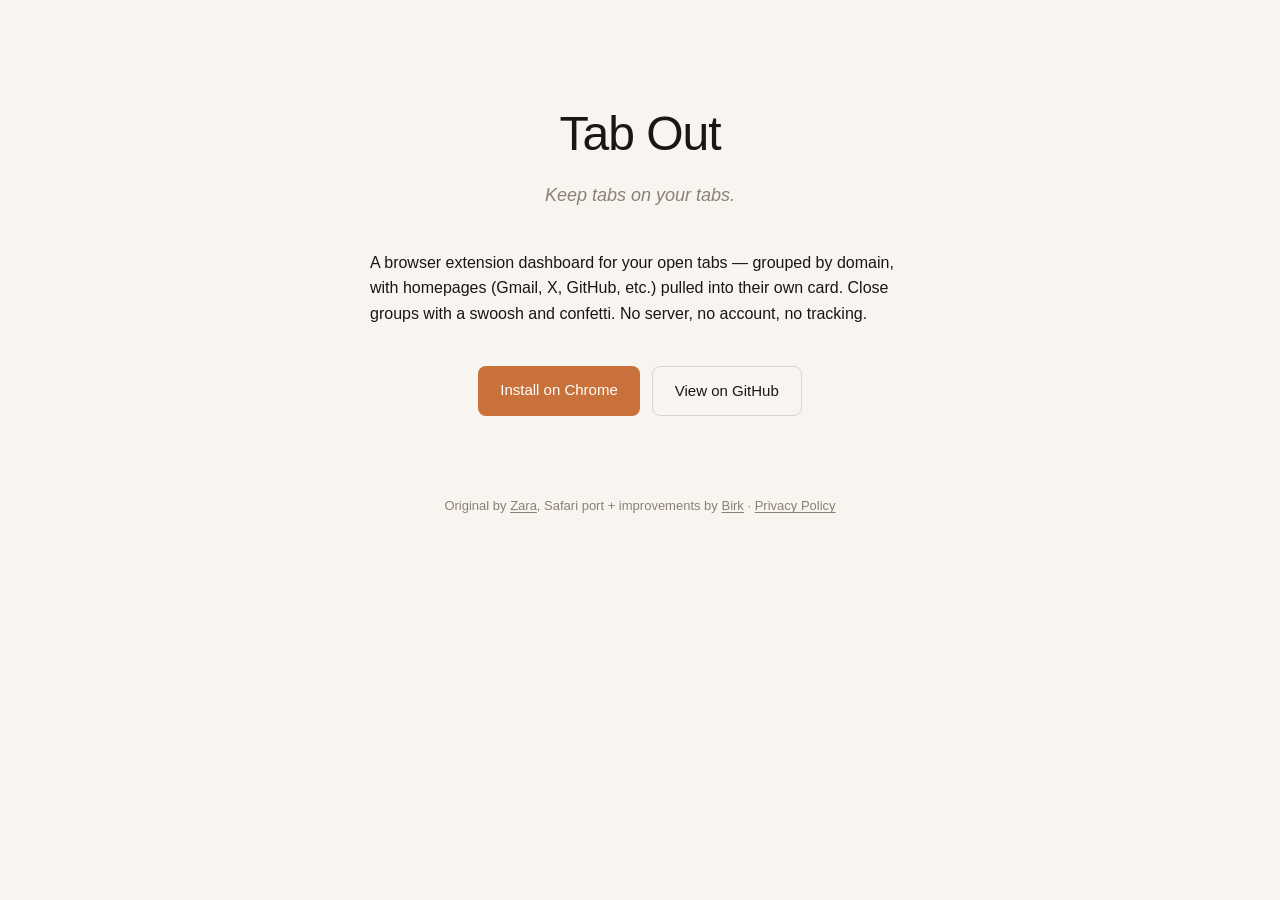
<file: docs/index.html>
<!DOCTYPE html>
<html lang="en">
<head>
<meta charset="UTF-8">
<meta name="viewport" content="width=device-width, initial-scale=1.0">
<title>Tab Out — Keep tabs on your tabs</title>
<meta name="description" content="A browser extension dashboard for your open tabs, grouped by domain. No server, no account, no tracking.">
<style>
  :root {
    color-scheme: light dark;
    --ink: light-dark(#1a1613, #f2ede5);
    --paper: light-dark(#f8f5f0, #1a1714);
    --muted: light-dark(#8a7f75, #9e948a);
    --accent: light-dark(#c8713a, #d88856);
    --accent-soft: color-mix(in oklch, var(--accent) 14%, transparent);
    --border: color-mix(in oklch, var(--ink) 14%, transparent);
  }
  * { box-sizing: border-box; }
  body {
    font-family: -apple-system, BlinkMacSystemFont, "Segoe UI", Roboto, sans-serif;
    background: var(--paper);
    color: var(--ink);
    max-width: 680px;
    margin: 0 auto;
    padding: 96px 24px 64px;
    line-height: 1.6;
    text-align: center;
  }
  h1 { font-weight: 400; font-size: 48px; letter-spacing: -1px; margin: 0 0 8px; }
  .tagline { color: var(--muted); font-size: 18px; margin: 0 0 40px; font-style: italic; }
  .description { font-size: 16px; max-width: 540px; margin: 0 auto 40px; text-align: left; }
  .actions { display: flex; gap: 12px; justify-content: center; flex-wrap: wrap; margin-bottom: 80px; }
  a.btn {
    display: inline-block;
    padding: 12px 22px;
    border-radius: 8px;
    font-size: 15px;
    font-weight: 500;
    text-decoration: none;
    transition: background 0.15s ease, border-color 0.15s ease;
  }
  a.btn-primary { background: var(--accent); color: #fff; }
  a.btn-primary:hover { background: color-mix(in oklch, var(--accent) 88%, #000); }
  a.btn-secondary { background: transparent; color: var(--ink); border: 1px solid var(--border); }
  a.btn-secondary:hover { background: var(--accent-soft); border-color: var(--accent); }
  .footer { color: var(--muted); font-size: 13px; }
  .footer a { color: var(--muted); text-decoration: underline; text-underline-offset: 2px; }
  .footer a:hover { color: var(--accent); }
</style>
</head>
<body>

<h1>Tab Out</h1>
<p class="tagline">Keep tabs on your tabs.</p>

<p class="description">A browser extension dashboard for your open tabs — grouped by domain, with homepages (Gmail, X, GitHub, etc.) pulled into their own card. Close groups with a swoosh and confetti. No server, no account, no tracking.</p>

<div class="actions">
  <a class="btn btn-primary" href="https://chromewebstore.google.com/detail/tab-out/imocfgofpgjhgklobbbpobhkbkjllegj">Install on Chrome</a>
  <a class="btn btn-secondary" href="https://github.com/birkdev/tab-out">View on GitHub</a>
</div>

<p class="footer">
  Original by <a href="https://x.com/zarazhangrui">Zara</a>, Safari port + improvements by <a href="https://github.com/birkdev">Birk</a> · <a href="privacy.html">Privacy Policy</a>
</p>

</body>
</html>
</file>
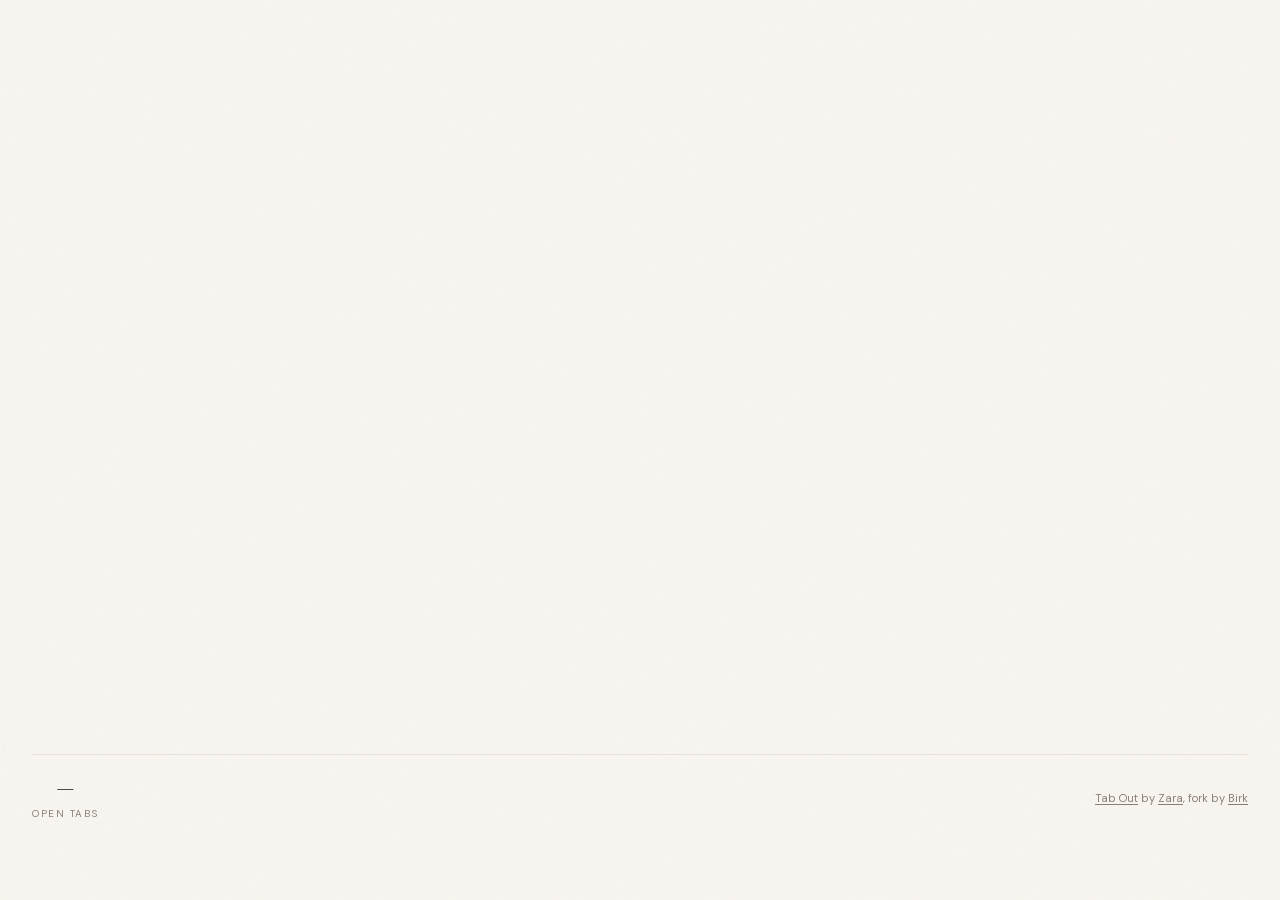
<file: extension/index.html>
<!DOCTYPE html>
<html lang="en">
<head>
  <meta charset="UTF-8">
  <meta name="viewport" content="width=device-width, initial-scale=1.0">
  <title>Tab Out</title>

  <!-- Apply saved theme synchronously, before CSS parses, to avoid flash. -->
  <script src="theme-init.js"></script>

  <!-- Fonts bundled locally (Newsreader for headings, DM Sans for body) -->
  <link rel="stylesheet" href="fonts.css">
  <link rel="stylesheet" href="style.css">
</head>
<body>
<main class="container">



  <!-- ================================================================
       HEADER — greeting on the left
       ================================================================ -->
  <header>
    <div class="header-left">
      <!-- "Good afternoon" — written by getGreeting() in app.js -->
      <h1 id="greeting"></h1>
      <!-- "Friday, April 4, 2026" — written by getDateDisplay() in app.js -->
      <div class="date" id="dateDisplay"></div>
    </div>
    <button id="themeToggle" class="theme-toggle" aria-label="Toggle dark mode" title="Toggle dark mode"></button>
  </header>

  <!-- ================================================================
       TAB OUT DUPES BANNER — appears when you have extra Tab Out tabs open
       Hidden by default; app.js shows it when dupeTabOutCount > 1
       ================================================================ -->
  <div class="tab-cleanup-banner" id="tabOutDupeBanner" style="display:none">
    <div class="tab-cleanup-left">
      <div class="tab-cleanup-icon">
        <svg xmlns="http://www.w3.org/2000/svg" fill="none" viewBox="0 0 24 24" stroke-width="1.5" stroke="currentColor" aria-hidden="true">
          <path stroke-linecap="round" stroke-linejoin="round" d="M15.75 17.25v3.375c0 .621-.504 1.125-1.125 1.125h-9.75a1.125 1.125 0 0 1-1.125-1.125V7.875c0-.621.504-1.125 1.125-1.125H6.75a9.06 9.06 0 0 1 1.5.124m7.5 10.376h3.375c.621 0 1.125-.504 1.125-1.125V11.25c0-4.46-3.243-8.161-7.5-8.876a9.06 9.06 0 0 0-1.5-.124H9.375c-.621 0-1.125.504-1.125 1.125v3.5m7.5 10.375H9.375a1.125 1.125 0 0 1-1.125-1.125v-9.25m12 6.625v-1.875a3.375 3.375 0 0 0-3.375-3.375h-1.5a1.125 1.125 0 0 1-1.125-1.125v-1.5a3.375 3.375 0 0 0-3.375-3.375H9.75" />
        </svg>
      </div>
      <div class="tab-cleanup-text">
        You have <strong id="tabOutDupeCount"></strong> Tab Out tabs open. Keep just this one?
      </div>
    </div>
    <button class="tab-cleanup-btn" data-action="close-tabout-dupes">Close extras</button>
  </div>

  <!-- ================================================================
       MAIN CONTENT AREA — two-column layout
       Left: open tabs (domain/mission cards)
       Right: saved for later checklist
       The right column only renders when it has items (JS controls this)
       ================================================================ -->
  <div class="dashboard-columns" id="dashboardColumns">

    <!-- LEFT COLUMN: Open tabs -->
    <div class="active-section" id="openTabsSection" style="display:none">
      <div class="section-header">
        <h2 id="openTabsSectionTitle">Right now</h2>
        <div class="section-line"></div>
        <div class="section-count" id="openTabsSectionCount"></div>
      </div>
      <div class="missions" id="openTabsMissions"></div>
    </div>

    <!-- RIGHT COLUMN: Saved for Later checklist -->
    <div class="deferred-column" id="deferredColumn" style="display:none">
      <div class="section-header">
        <h2>Saved for later</h2>
        <div class="section-line"></div>
        <div class="section-count" id="deferredCount"></div>
      </div>

      <!-- Active checklist items — injected by renderDeferredList() in app.js -->
      <div class="deferred-list" id="deferredList"></div>

      <!-- Empty state — shown when no active deferred tabs -->
      <div class="deferred-empty" id="deferredEmpty" style="display:none">
        Nothing saved. Living in the moment.
      </div>

      <!-- Archive section — collapsed by default -->
      <div class="deferred-archive" id="deferredArchive" style="display:none">
        <button class="archive-toggle" id="archiveToggle">
          <svg class="archive-chevron" xmlns="http://www.w3.org/2000/svg" fill="none" viewBox="0 0 24 24" stroke-width="2" stroke="currentColor" aria-hidden="true"><path stroke-linecap="round" stroke-linejoin="round" d="m19.5 8.25-7.5 7.5-7.5-7.5" /></svg>
          Archive
          <span class="archive-count" id="archiveCount"></span>
        </button>
        <div class="archive-body" id="archiveBody" style="display:none">
          <input type="text" class="archive-search" id="archiveSearch" placeholder="Search archived tabs..." aria-label="Search archived tabs">
          <div class="archive-list" id="archiveList"></div>
        </div>
      </div>
    </div>

  </div><!-- end .dashboard-columns -->

  <!-- ================================================================
       FOOTER — global stats + refresh control
       ================================================================ -->
  <footer>
    <div class="footer-stats">
      <div class="stat">
        <div class="stat-num" id="statTabs">—</div>
        <div class="stat-label">Open tabs</div>
      </div>
    </div>
    <div class="last-refresh">
      <span class="footer-credit"><a href="https://github.com/birkdev/tab-out" target="_top" class="footer-link">Tab Out</a> by <a href="https://x.com/zarazhangrui" target="_top" class="footer-link">Zara</a>, fork by <a href="https://github.com/birkdev" target="_top" class="footer-link">Birk</a></span>
    </div>
  </footer>

</main>

<!-- ================================================================
     TOAST — floats above everything, used for action confirmations
     Hidden by default via CSS (opacity:0, translateY)
     ================================================================ -->
<div class="toast" id="toast" role="status" aria-live="polite">
  <!-- Checkmark circle icon (Heroicons outline) -->
  <svg xmlns="http://www.w3.org/2000/svg" fill="none" viewBox="0 0 24 24" stroke-width="2" stroke="currentColor" aria-hidden="true">
    <path stroke-linecap="round" stroke-linejoin="round" d="M9 12.75 11.25 15 15 9.75M21 12a9 9 0 1 1-18 0 9 9 0 0 1 18 0Z" />
  </svg>
  <span id="toastText"></span>
</div>

<!-- Main dashboard logic — loads last so the DOM is ready -->
<script src="app.js"></script>
</body>
</html>
</file>
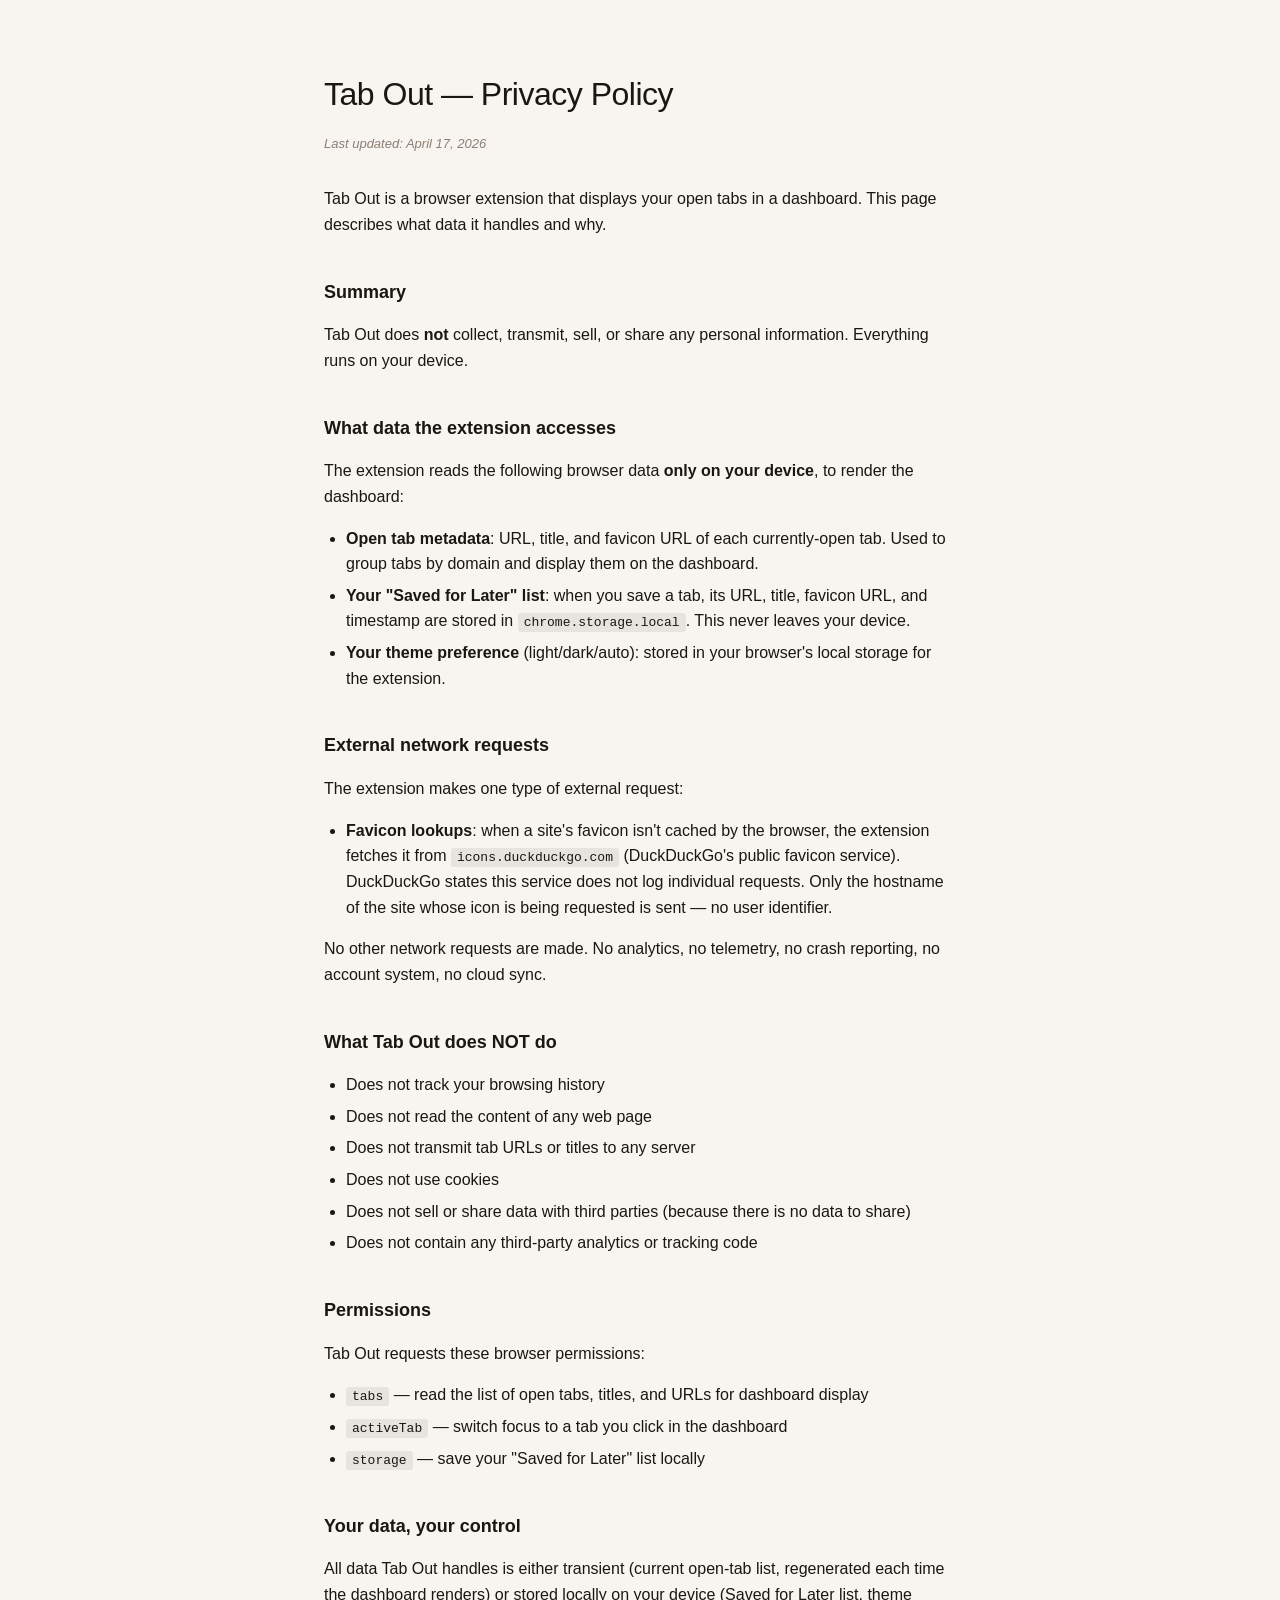
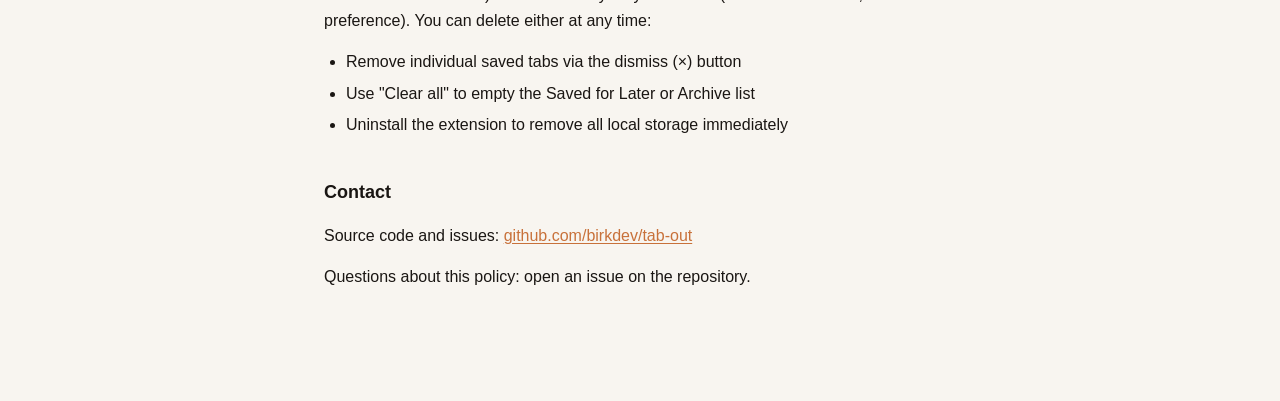
<file: docs/privacy.html>
<!DOCTYPE html>
<html lang="en">
<head>
<meta charset="UTF-8">
<meta name="viewport" content="width=device-width, initial-scale=1.0">
<title>Tab Out — Privacy Policy</title>
<style>
  :root {
    color-scheme: light dark;
    --ink: light-dark(#1a1613, #f2ede5);
    --paper: light-dark(#f8f5f0, #1a1714);
    --muted: light-dark(#8a7f75, #9e948a);
    --accent: light-dark(#c8713a, #d88856);
  }
  * { box-sizing: border-box; }
  body {
    font-family: -apple-system, BlinkMacSystemFont, "Segoe UI", Roboto, sans-serif;
    background: var(--paper);
    color: var(--ink);
    max-width: 680px;
    margin: 0 auto;
    padding: 48px 24px 96px;
    line-height: 1.6;
  }
  h1 { font-weight: 400; font-size: 32px; letter-spacing: -0.5px; margin-bottom: 8px; }
  h2 { font-size: 18px; font-weight: 600; margin-top: 40px; margin-bottom: 8px; }
  p, li { color: var(--ink); }
  .updated { color: var(--muted); font-size: 13px; margin-bottom: 32px; font-style: italic; }
  code { background: color-mix(in oklch, var(--ink) 8%, transparent); padding: 2px 6px; border-radius: 3px; font-size: 13px; }
  a { color: var(--accent); text-decoration: underline; text-underline-offset: 2px; }
  ul { padding-left: 22px; }
  li { margin-bottom: 6px; }
</style>
</head>
<body>

<h1>Tab Out — Privacy Policy</h1>
<p class="updated">Last updated: April 17, 2026</p>

<p>Tab Out is a browser extension that displays your open tabs in a dashboard. This page describes what data it handles and why.</p>

<h2>Summary</h2>
<p>Tab Out does <strong>not</strong> collect, transmit, sell, or share any personal information. Everything runs on your device.</p>

<h2>What data the extension accesses</h2>
<p>The extension reads the following browser data <strong>only on your device</strong>, to render the dashboard:</p>
<ul>
  <li><strong>Open tab metadata</strong>: URL, title, and favicon URL of each currently-open tab. Used to group tabs by domain and display them on the dashboard.</li>
  <li><strong>Your "Saved for Later" list</strong>: when you save a tab, its URL, title, favicon URL, and timestamp are stored in <code>chrome.storage.local</code>. This never leaves your device.</li>
  <li><strong>Your theme preference</strong> (light/dark/auto): stored in your browser's local storage for the extension.</li>
</ul>

<h2>External network requests</h2>
<p>The extension makes one type of external request:</p>
<ul>
  <li><strong>Favicon lookups</strong>: when a site's favicon isn't cached by the browser, the extension fetches it from <code>icons.duckduckgo.com</code> (DuckDuckGo's public favicon service). DuckDuckGo states this service does not log individual requests. Only the hostname of the site whose icon is being requested is sent — no user identifier.</li>
</ul>
<p>No other network requests are made. No analytics, no telemetry, no crash reporting, no account system, no cloud sync.</p>

<h2>What Tab Out does NOT do</h2>
<ul>
  <li>Does not track your browsing history</li>
  <li>Does not read the content of any web page</li>
  <li>Does not transmit tab URLs or titles to any server</li>
  <li>Does not use cookies</li>
  <li>Does not sell or share data with third parties (because there is no data to share)</li>
  <li>Does not contain any third-party analytics or tracking code</li>
</ul>

<h2>Permissions</h2>
<p>Tab Out requests these browser permissions:</p>
<ul>
  <li><code>tabs</code> — read the list of open tabs, titles, and URLs for dashboard display</li>
  <li><code>activeTab</code> — switch focus to a tab you click in the dashboard</li>
  <li><code>storage</code> — save your "Saved for Later" list locally</li>
</ul>

<h2>Your data, your control</h2>
<p>All data Tab Out handles is either transient (current open-tab list, regenerated each time the dashboard renders) or stored locally on your device (Saved for Later list, theme preference). You can delete either at any time:</p>
<ul>
  <li>Remove individual saved tabs via the dismiss (×) button</li>
  <li>Use "Clear all" to empty the Saved for Later or Archive list</li>
  <li>Uninstall the extension to remove all local storage immediately</li>
</ul>

<h2>Contact</h2>
<p>Source code and issues: <a href="https://github.com/birkdev/tab-out">github.com/birkdev/tab-out</a></p>
<p>Questions about this policy: open an issue on the repository.</p>

</body>
</html>
</file>
<file: extension/fonts.css>
/* ============================================================
   Tab Out — Local fonts (bundled from Google Fonts v26 / v17)
   Bundled for Safari MV3 CSP, offline use, privacy, and speed.
   Source: Newsreader (OFL), DM Sans (OFL).
   ============================================================ */

/* DM Sans is a variable font — one file covers weights 300–600. */

/* DM Sans — latin */
@font-face {
  font-family: 'DM Sans';
  font-style: normal;
  font-weight: 300 600;
  font-display: swap;
  src: url(fonts/dmsans-latin.woff2) format('woff2');
  unicode-range: U+0000-00FF, U+0131, U+0152-0153, U+02BB-02BC, U+02C6, U+02DA, U+02DC, U+0304, U+0308, U+0329, U+2000-206F, U+20AC, U+2122, U+2191, U+2193, U+2212, U+2215, U+FEFF, U+FFFD;
}
/* DM Sans — latin-ext */
@font-face {
  font-family: 'DM Sans';
  font-style: normal;
  font-weight: 300 600;
  font-display: swap;
  src: url(fonts/dmsans-latin-ext.woff2) format('woff2');
  unicode-range: U+0100-02BA, U+02BD-02C5, U+02C7-02CC, U+02CE-02D7, U+02DD-02FF, U+0304, U+0308, U+0329, U+1D00-1DBF, U+1E00-1E9F, U+1EF2-1EFF, U+2020, U+20A0-20AB, U+20AD-20C0, U+2113, U+2C60-2C7F, U+A720-A7FF;
}

/* Newsreader — variable-weight roman (normal). */

/* Newsreader — latin */
@font-face {
  font-family: 'Newsreader';
  font-style: normal;
  font-weight: 300 500;
  font-display: swap;
  src: url(fonts/newsreader-latin.woff2) format('woff2');
  unicode-range: U+0000-00FF, U+0131, U+0152-0153, U+02BB-02BC, U+02C6, U+02DA, U+02DC, U+0304, U+0308, U+0329, U+2000-206F, U+20AC, U+2122, U+2191, U+2193, U+2212, U+2215, U+FEFF, U+FFFD;
}
/* Newsreader — latin-ext */
@font-face {
  font-family: 'Newsreader';
  font-style: normal;
  font-weight: 300 500;
  font-display: swap;
  src: url(fonts/newsreader-latin-ext.woff2) format('woff2');
  unicode-range: U+0100-02BA, U+02BD-02C5, U+02C7-02CC, U+02CE-02D7, U+02DD-02FF, U+0304, U+0308, U+0329, U+1D00-1DBF, U+1E00-1E9F, U+1EF2-1EFF, U+2020, U+20A0-20AB, U+20AD-20C0, U+2113, U+2C60-2C7F, U+A720-A7FF;
}
/* Newsreader — vietnamese */
@font-face {
  font-family: 'Newsreader';
  font-style: normal;
  font-weight: 300 500;
  font-display: swap;
  src: url(fonts/newsreader-vietnamese.woff2) format('woff2');
  unicode-range: U+0102-0103, U+0110-0111, U+0128-0129, U+0168-0169, U+01A0-01A1, U+01AF-01B0, U+0300-0301, U+0303-0304, U+0308-0309, U+0323, U+0329, U+1EA0-1EF9, U+20AB;
}

/* Newsreader — italic */

/* Newsreader italic — latin */
@font-face {
  font-family: 'Newsreader';
  font-style: italic;
  font-weight: 300 400;
  font-display: swap;
  src: url(fonts/newsreader-italic-latin.woff2) format('woff2');
  unicode-range: U+0000-00FF, U+0131, U+0152-0153, U+02BB-02BC, U+02C6, U+02DA, U+02DC, U+0304, U+0308, U+0329, U+2000-206F, U+20AC, U+2122, U+2191, U+2193, U+2212, U+2215, U+FEFF, U+FFFD;
}
/* Newsreader italic — latin-ext */
@font-face {
  font-family: 'Newsreader';
  font-style: italic;
  font-weight: 300 400;
  font-display: swap;
  src: url(fonts/newsreader-italic-latin-ext.woff2) format('woff2');
  unicode-range: U+0100-02BA, U+02BD-02C5, U+02C7-02CC, U+02CE-02D7, U+02DD-02FF, U+0304, U+0308, U+0329, U+1D00-1DBF, U+1E00-1E9F, U+1EF2-1EFF, U+2020, U+20A0-20AB, U+20AD-20C0, U+2113, U+2C60-2C7F, U+A720-A7FF;
}
/* Newsreader italic — vietnamese */
@font-face {
  font-family: 'Newsreader';
  font-style: italic;
  font-weight: 300 400;
  font-display: swap;
  src: url(fonts/newsreader-italic-vietnamese.woff2) format('woff2');
  unicode-range: U+0102-0103, U+0110-0111, U+0128-0129, U+0168-0169, U+01A0-01A1, U+01AF-01B0, U+0300-0301, U+0303-0304, U+0308-0309, U+0323, U+0329, U+1EA0-1EF9, U+20AB;
}
</file>
<file: extension/style.css>
/* ============================================================
   Tab Mission Control — Dashboard Styles
   Extracted directly from mockup.html — do not modify unless
   also updating the mockup. This is the approved design.
   ============================================================ */

:root {
  color-scheme: light dark;

  /* Easing curves — exponential deceleration, never bounce/elastic. */
  --ease-out-quart: cubic-bezier(0.25, 1, 0.5, 1);
  --ease-out-quint: cubic-bezier(0.22, 1, 0.36, 1);
  --ease-out-expo:  cubic-bezier(0.16, 1, 0.3, 1);

  --ink:              light-dark(#1a1613, #f2ede5);
  --paper:            light-dark(#f8f5f0, #1a1714);
  --warm-gray:        light-dark(#e8e2da, #3a332e);
  --muted:            light-dark(#8a7f75, #9e948a);
  --accent-amber:     light-dark(#c8713a, #d88856);
  --accent-sage:      light-dark(#5a7a62, #7fa487);
  --accent-slate:     light-dark(#5a6b7a, #7f95a7);
  --accent-rose:      light-dark(#b35a5a, #c98282);
  --status-active:    light-dark(#3d7a4a, #5aa36c);
  --status-abandoned: light-dark(#b35a5a, #c98282);
  --card-bg:          light-dark(#fffdf9, #24201b);
  --card-bg-hover:    light-dark(#fffdf9, #2d2822);
  --shadow:           light-dark(rgba(26, 22, 19, 0.06), rgba(0, 0, 0, 0.35));
  --shadow-hover:     light-dark(rgba(26, 22, 19, 0.28), rgba(0, 0, 0, 0.6));
}

/* Manual override — toggle button sets data-theme on <html> and flips color-scheme. */
[data-theme="light"] { color-scheme: light; }
[data-theme="dark"]  { color-scheme: dark; }

* { margin: 0; padding: 0; box-sizing: border-box; }

body {
  font-family: 'DM Sans', sans-serif;
  background: var(--paper);
  color: var(--ink);
  min-height: 100vh;
  -webkit-font-smoothing: antialiased;
}

/* Focus indicator — overrides the browser default (invisible on warm paper). */
:focus-visible {
  outline: 2px solid var(--accent-amber);
  outline-offset: 2px;
  border-radius: 3px;
}

/* Reduced-motion: honor the user's system preference. */
@media (prefers-reduced-motion: reduce) {
  *,
  *::before,
  *::after {
    animation-duration: 0.01ms !important;
    animation-iteration-count: 1 !important;
    transition-duration: 0.01ms !important;
    scroll-behavior: auto !important;
  }
}

/* Subtle paper texture */
body::before {
  content: '';
  position: fixed;
  inset: 0;
  background-image: url("data:image/svg+xml,%3Csvg viewBox='0 0 256 256' xmlns='http://www.w3.org/2000/svg'%3E%3Cfilter id='noise'%3E%3CfeTurbulence type='fractalNoise' baseFrequency='0.9' numOctaves='4' stitchTiles='stitch'/%3E%3C/filter%3E%3Crect width='100%25' height='100%25' filter='url(%23noise)' opacity='0.03'/%3E%3C/svg%3E");
  pointer-events: none;
  z-index: 0;
}

.container {
  position: relative;
  z-index: 1;
  max-width: 960px;
  margin: 0 auto;
  padding: 48px 32px 80px;
  min-height: 100vh;
  display: flex;
  flex-direction: column;
}

/* Push the footer to the bottom when content is short (e.g., empty state). */
.container > footer {
  margin-top: auto;
}

/* When the saved-for-later sidebar is open, expand the container
   so the tab grid still has room for 2-3 columns */
.container:has(.dashboard-columns) {
  max-width: 1300px;
}

/* ---- Header ---- */
header {
  display: flex;
  justify-content: space-between;
  align-items: flex-start;
  margin-bottom: 48px;
}

.header-left h1 {
  font-family: 'Newsreader', serif;
  font-weight: 300;
  font-size: 28px;
  letter-spacing: -0.5px;
  color: var(--ink);
  margin-bottom: 4px;
}

.header-left .date {
  font-size: 13px;
  color: var(--muted);
  font-weight: 400;
  letter-spacing: 0.5px;
  text-transform: uppercase;
}

.theme-toggle {
  background: none;
  border: none;
  color: var(--muted);
  cursor: pointer;
  padding: 8px;
  border-radius: 6px;
  display: inline-flex;
  align-items: center;
  justify-content: center;
  transition: color 0.2s, background 0.2s;
}

.theme-toggle:hover {
  color: var(--accent-amber);
  background: var(--warm-gray);
}

.theme-toggle svg {
  width: 22px;
  height: 22px;
}

/* ---- Tab cleanup banner ---- */
.tab-cleanup-banner {
  background: linear-gradient(135deg, rgba(200, 113, 58, 0.04), rgba(200, 113, 58, 0.09));
  border: 1px solid rgba(200, 113, 58, 0.18);
  border-radius: 8px;
  padding: 16px 24px;
  display: flex;
  align-items: center;
  justify-content: space-between;
  margin-bottom: 16px;
}

.tab-cleanup-left {
  display: flex;
  align-items: center;
  gap: 16px;
}

.tab-cleanup-icon {
  width: 36px;
  height: 36px;
  border-radius: 50%;
  background: rgba(200, 113, 58, 0.1);
  display: flex;
  align-items: center;
  justify-content: center;
  flex-shrink: 0;
}

.tab-cleanup-icon svg {
  width: 18px;
  height: 18px;
  color: var(--accent-amber);
}

.tab-cleanup-text {
  font-size: 13px;
  color: var(--ink);
  line-height: 1.5;
}

.tab-cleanup-text strong {
  font-weight: 600;
}

.tab-cleanup-btn {
  font-family: 'DM Sans', sans-serif;
  font-size: 12px;
  font-weight: 600;
  padding: 8px 20px;
  border-radius: 6px;
  border: none;
  background: var(--accent-amber);
  color: white;
  cursor: pointer;
  transition: opacity 0.2s, transform 0.2s;
  white-space: nowrap;
}

.tab-cleanup-btn:hover {
  opacity: 0.85;
  transform: translateY(-1px);
}

/* ---- Section Headers ---- */
.section-header {
  display: flex;
  align-items: center;
  gap: 12px;
  margin-bottom: 20px;
  margin-top: 8px;
  min-height: 28px;
}

.section-header h2 {
  font-family: 'Newsreader', serif;
  font-weight: 400;
  font-size: 18px;
  font-style: italic;
  color: var(--muted);
  white-space: nowrap;
}

.section-line {
  flex: 1;
  height: 1px;
  background: var(--warm-gray);
}

.section-count {
  font-size: 12px;
  color: var(--muted);
  font-weight: 500;
  letter-spacing: 0.5px;
  white-space: nowrap;
}

/* ---- Mission Cards ---- */
.missions {
  columns: 280px;
  column-gap: 12px;
  margin-bottom: 40px;
}

/* Wrapper that carries the vertical spacing as PADDING rather than margin —
   margin leaks across column breaks in Safari, padding doesn't. */
.mission-slot {
  break-inside: avoid;
  padding-bottom: 12px;
}

.mission-card {
  background: var(--card-bg);
  border: 1px solid var(--warm-gray);
  border-radius: 8px;
  padding: 16px 18px;
  display: flex;
  flex-direction: column;
  gap: 8px;
  transition: box-shadow 0.25s var(--ease-out-quart), background-color 0.2s var(--ease-out-quart);
  cursor: pointer;
  position: relative;
  overflow: hidden;
}

/* Colored top border instead of side bar for grid cards */
.mission-card::before {
  content: '';
  position: absolute;
  top: 0;
  left: 0;
  right: 0;
  height: 3px;
  background: var(--warm-gray);
}

.mission-card.has-active-bar::before { background: var(--status-active); }
.mission-card.has-amber-bar::before { background: var(--accent-amber); }
.mission-card.has-neutral-bar::before { background: var(--warm-gray); }

.mission-card:hover {
  background: var(--card-bg-hover);
  box-shadow: 0 6px 10px -1px var(--shadow-hover);
}

/* Closing animation — card scales down and fades out */
.mission-card.closing {
  opacity: 0;
  transform: scale(0.9);
  transition: opacity 0.25s ease, transform 0.25s ease;
  pointer-events: none;
}

.mission-card.collapsed {
  display: none !important;
}

/* Old side status bar — hidden, replaced by top border via ::before */
.status-bar {
  display: none;
}

.mission-content {
  min-width: 0;
}

/* Hide the right-side meta (page count) — info is already in the badge */
.mission-meta {
  display: none;
}

.mission-top {
  display: flex;
  align-items: center;
  gap: 10px;
  margin-bottom: 6px;
  flex-wrap: wrap;
}

.mission-name {
  font-weight: 600;
  font-size: 15px;
  color: var(--ink);
  letter-spacing: -0.2px;
}

/* Tab indicator badge — shows how many Chrome tabs are still open for this mission */
.open-tabs-badge {
  display: inline-flex;
  align-items: center;
  gap: 4px;
  font-size: 10px;
  font-weight: 500;
  color: var(--accent-amber);
  background: rgba(200, 113, 58, 0.08);
  padding: 2px 8px;
  border-radius: 3px;
}

.open-tabs-badge svg {
  width: 10px;
  height: 10px;
}

.mission-summary {
  font-size: 13px;
  color: var(--muted);
  line-height: 1.5;
  margin-bottom: 8px;
}

.mission-pages {
  display: flex;
  flex-direction: column;
  gap: 0;
}

/* ---- Tab row — each tab is a full-width row with favicon, title, and actions ---- */
.page-chip {
  font-size: 13px;
  color: var(--ink);
  background: transparent;
  padding: 8px 4px;
  border-radius: 0;
  border: none;
  border-bottom: 1px solid rgba(154, 145, 138, 0.1);
  position: relative;
  display: flex;
  align-items: center;
  gap: 8px;
  line-height: 1.4;
}

.page-chip:last-child,
.page-chip-overflow {
  border-bottom: none;
}

/* Favicon */
.chip-favicon {
  width: 16px;
  height: 16px;
  flex-shrink: 0;
  border-radius: 2px;
  background-size: contain;
  background-repeat: no-repeat;
  background-position: center;
}

.deferred-favicon {
  display: inline-block;
  width: 14px;
  height: 14px;
  vertical-align: -2px;
  margin-right: 4px;
  background-size: contain;
  background-repeat: no-repeat;
  background-position: center;
}

/* Title text — wraps naturally, no truncation */
.chip-text {
  flex: 1;
  min-width: 0;
  /* Show up to 2 lines, then ellipsis */
  display: -webkit-box;
  -webkit-line-clamp: 2;
  -webkit-box-orient: vertical;
  overflow: hidden;
}

/* Duplicate badge */
.chip-dupe-badge {
  color: var(--accent-amber);
  font-weight: 600;
}

/* Duplicate border highlight */
.chip-has-dupes {
  border-color: rgba(200, 113, 58, 0.25);
}

/* Action buttons grouped on the right */
.chip-actions {
  display: flex;
  align-items: center;
  gap: 4px;
  flex-shrink: 0;
  margin-left: auto;
}

/* ---- Chip action buttons (save + close) ---- */
.chip-action {
  display: inline-flex;
  align-items: center;
  justify-content: center;
  background: none;
  border: none;
  color: var(--muted);
  cursor: pointer;
  padding: 4px;
  border-radius: 4px;
  opacity: 0.35;
  transition: opacity 0.15s, color 0.15s, background 0.15s;
  flex-shrink: 0;
}

.chip-action svg {
  width: 15px;
  height: 15px;
}

.chip-action:hover {
  opacity: 1;
  background: rgba(154, 145, 138, 0.1);
}

.chip-save:hover {
  color: var(--accent-sage);
  background: rgba(90, 122, 98, 0.08);
}

.chip-close:hover {
  color: var(--status-abandoned);
  background: rgba(179, 90, 90, 0.08);
}

.page-chip.clickable {
  cursor: pointer;
  transition: background 0.15s ease;
}

.page-chip.clickable:hover {
  background: rgba(200, 113, 58, 0.04);
}

/* "+N more" overflow chip */
.page-chip-overflow {
  font-size: 12px;
  color: var(--muted);
  padding: 6px 4px;
}

/* mission-meta hidden — see above */

.mission-time {
  font-size: 12px;
  color: var(--muted);
  margin-bottom: 4px;
}

.mission-page-count {
  font-size: 20px;
  font-family: 'Newsreader', serif;
  font-weight: 300;
  color: var(--ink);
  line-height: 1;
}

.mission-page-label {
  font-size: 10px;
  color: var(--muted);
  text-transform: uppercase;
  letter-spacing: 1px;
}

/* ---- Actions row ---- */
.actions {
  display: flex;
  gap: 8px;
  margin-top: 10px;
}

.action-btn {
  font-size: 11px;
  font-family: 'DM Sans', sans-serif;
  font-weight: 500;
  padding: 5px 14px;
  border-radius: 4px;
  border: 1px solid var(--warm-gray);
  background: var(--card-bg);
  color: var(--muted);
  cursor: pointer;
  transition: border-color 0.2s, color 0.2s, background-color 0.2s;
  display: inline-flex;
  align-items: center;
  gap: 6px;
}

.action-btn:hover {
  border-color: var(--ink);
  color: var(--ink);
}

.action-btn svg {
  width: 12px;
  height: 12px;
}

.action-btn.primary {
  background: var(--ink);
  color: var(--paper);
  border-color: var(--ink);
}

.action-btn.primary:hover {
  opacity: 0.85;
}

.action-btn.close-tabs {
  border-color: rgba(200, 113, 58, 0.3);
  color: var(--accent-amber);
  background: rgba(200, 113, 58, 0.04);
}

.action-btn.close-tabs:hover {
  background: rgba(200, 113, 58, 0.1);
  border-color: var(--accent-amber);
}

.action-btn.save-tabs {
  border-color: rgba(90, 122, 98, 0.3);
  color: var(--accent-sage);
  background: rgba(90, 122, 98, 0.04);
}

.action-btn.save-tabs:hover {
  background: rgba(90, 122, 98, 0.1);
  border-color: var(--accent-sage);
}

.action-btn.danger {
  color: var(--status-abandoned);
}

.action-btn.danger:hover {
  border-color: var(--status-abandoned);
  color: var(--status-abandoned);
}

/* ---- Toast notification ---- */
.toast {
  position: fixed;
  bottom: 32px;
  left: 50%;
  transform: translateX(-50%) translateY(80px);
  background: var(--ink);
  color: var(--paper);
  font-family: 'DM Sans', sans-serif;
  font-size: 13px;
  font-weight: 500;
  padding: 12px 24px;
  border-radius: 8px;
  box-shadow: 0 8px 32px rgba(0,0,0,0.2);
  z-index: 100;
  opacity: 0;
  transition: transform 0.4s var(--ease-out-expo), opacity 0.4s var(--ease-out-expo);
  pointer-events: none;
  display: flex;
  align-items: center;
  gap: 8px;
}

.toast.visible {
  opacity: 1;
  transform: translateX(-50%) translateY(0);
}

.toast svg {
  width: 16px;
  height: 16px;
  color: var(--status-active);
}

/* ---- Footer ---- */
footer {
  margin-top: 48px;
  padding-top: 20px;
  border-top: 1px solid var(--warm-gray);
  display: flex;
  justify-content: space-between;
  align-items: center;
}

.footer-stats {
  display: flex;
  gap: 32px;
}

.stat {
  text-align: center;
}

.stat-num {
  font-family: 'Newsreader', serif;
  font-size: 28px;
  font-weight: 300;
  color: var(--ink);
  line-height: 1;
}

.stat-label {
  font-size: 10px;
  text-transform: uppercase;
  letter-spacing: 1.5px;
  color: var(--muted);
  margin-top: 4px;
}

.last-refresh {
  font-size: 11px;
  color: var(--muted);
}

.footer-credit {
  color: var(--muted);
  font-size: 11px;
}

.footer-link {
  color: var(--muted);
  text-decoration: underline;
  text-underline-offset: 2px;
}

.action-btn--compact {
  font-size: 11px;
  padding: 3px 10px;
}

.archive-no-results {
  font-size: 12px;
  color: var(--muted);
  padding: 8px 0;
}

.refresh-btn {
  font-family: 'DM Sans', sans-serif;
  font-size: 11px;
  font-weight: 500;
  color: var(--accent-amber);
  background: none;
  border: none;
  cursor: pointer;
  text-decoration: underline;
  text-underline-offset: 2px;
}

/* ---- Animations ---- */
@keyframes fadeUp {
  from { opacity: 0; transform: translateY(12px); }
  to { opacity: 1; transform: translateY(0); }
}

header { animation: fadeUp 0.5s ease both; }
.tab-cleanup-banner { animation: fadeUp 0.5s ease 0.1s both; }
.active-section .section-header { animation: fadeUp 0.5s ease 0.2s both; }
/* Mission-slot animations removed — in Safari, the compositor layer they
   leave behind caused hover-paint flicker after another card was removed
   and the column rebalanced. Section headers still animate. */
footer { animation: fadeUp 0.5s ease 0.65s both; }

.deferred-list .deferred-item:nth-child(1) { animation-delay: 0.05s; }
.deferred-list .deferred-item:nth-child(2) { animation-delay: 0.1s; }
.deferred-list .deferred-item:nth-child(3) { animation-delay: 0.15s; }
.deferred-list .deferred-item:nth-child(4) { animation-delay: 0.2s; }
.deferred-list .deferred-item:nth-child(5) { animation-delay: 0.25s; }
.deferred-column .section-header { animation: fadeUp 0.5s ease 0.1s both; }

/* Suppress entrance animations on live re-renders so cards don't flicker
   every time a tab event fires. The JS adds .no-entrance-anim after the
   first render completes. */
body.no-entrance-anim header,
body.no-entrance-anim .tab-cleanup-banner,
body.no-entrance-anim .active-section .section-header,
body.no-entrance-anim .deferred-column .section-header,
body.no-entrance-anim .deferred-list .deferred-item,
body.no-entrance-anim .missions-empty-state,
body.no-entrance-anim footer {
  animation: none !important;
}


/* ================================================================
   STATIC DEFAULT VIEW — new elements added for "AI on demand"
   ================================================================ */

/* ---- Neutral status bar (domain-grouped cards, no AI color) ---- */
.status-bar.neutral {
  background: var(--warm-gray);
}

/* ---- "Domain" tag on static domain cards ---- */
.mission-tag.neutral {
  color: var(--muted);
  background: rgba(154, 145, 138, 0.1);
}

/* ================================================================
   MISSIONS EMPTY STATE
   Shown when all mission cards have been closed.
   A calm, satisfying "you did it" moment.
   ================================================================ */

.missions-empty-state {
  /* Takes the full width — spans all columns */
  column-span: all;

  display: flex;
  flex-direction: column;
  align-items: center;
  justify-content: center;
  gap: 12px;

  padding: 56px 24px;
  text-align: center;

  /* Custom keyframe preserves the center translate; fadeUp would overwrite it. */
  animation: emptyStateIn 0.5s ease both;
}

@keyframes emptyStateIn {
  from { opacity: 0; transform: translate(-50%, -50%) translateY(12px); }
  to   { opacity: 1; transform: translate(-50%, -50%); }
}

/* CSS-drawn checkmark in a glowing circle.
   Uses color-mix so the sage tint scales with the token's brighter
   dark-mode value — avoids an invisible checkmark in dark mode. */
.empty-checkmark {
  width: 56px;
  height: 56px;
  border-radius: 50%;
  background: color-mix(in oklch, var(--accent-sage) 12%, transparent);
  border: 1.5px solid color-mix(in oklch, var(--accent-sage) 35%, transparent);

  /* Soft sage glow */
  box-shadow: 0 0 0 8px color-mix(in oklch, var(--accent-sage) 6%, transparent),
              0 0 0 16px color-mix(in oklch, var(--accent-sage) 3%, transparent);

  display: flex;
  align-items: center;
  justify-content: center;

  /* Pop in with a gentle scale animation */
  animation: checkPop 0.5s var(--ease-out-expo) 0.1s both;
}

.empty-checkmark svg {
  width: 26px;
  height: 26px;
  color: var(--accent-sage);
  stroke-width: 2.5;
}

@keyframes checkPop {
  from { transform: scale(0.6); opacity: 0; }
  to   { transform: scale(1);   opacity: 1; }
}

.empty-title {
  font-family: 'Newsreader', serif;
  font-size: 20px;
  font-weight: 400;
  font-style: italic;
  color: var(--ink);
  letter-spacing: -0.3px;
}

.empty-subtitle {
  font-size: 13px;
  color: var(--muted);
  font-weight: 400;
  letter-spacing: 0.3px;
}


/* ================================================================
   SAVED FOR LATER — Checklist Column + Archive
   ================================================================ */

/* ---- Two-column layout ---- */
.dashboard-columns {
  display: flex;
  gap: 32px;
  align-items: flex-start;
}

/* Open tabs column — stretches vertically so the empty state can center. */
.dashboard-columns {
  flex: 1;
}

.dashboard-columns .active-section {
  flex: 1;
  min-width: 0;
  align-self: stretch;
  display: flex;
  flex-direction: column;
}

/* When the missions area only contains the empty state, let it take the
   remaining vertical space so the container keeps the footer pinned. */
.missions:has(.missions-empty-state) {
  flex: 1;
}

/* Fixed positioning centers on the viewport; the emptyStateIn keyframe
   (above) retains the translate(-50%, -50%) in its transform so the
   centering survives the fade-in animation. */
.missions-empty-state {
  position: fixed;
  top: 50%;
  left: 50%;
}

/* Saved for later column — fixed width on the right, scrolls independently */
.deferred-column {
  width: 280px;
  flex-shrink: 0;
  position: sticky;
  top: 32px;
  max-height: calc(100vh - 64px);
  overflow-y: auto;
}

/* On narrow screens, stack vertically */
@media (max-width: 800px) {
  .dashboard-columns {
    flex-direction: column;
  }
  .deferred-column {
    width: 100%;
    position: static;
  }
}

/* Touch-input devices (iPad, touch Macs): enforce 44x44 hit areas on
   interactive elements. Mouse/trackpad users keep the compact layout. */
@media (pointer: coarse) {
  .chip-action,
  .deferred-dismiss,
  .deferred-checkbox,
  .theme-toggle,
  .archive-toggle {
    min-width: 44px;
    min-height: 44px;
  }
}

/* ---- Checklist items ---- */
.deferred-item {
  display: flex;
  align-items: flex-start;
  gap: 10px;
  padding: 10px 0;
  border-bottom: 1px solid rgba(154, 145, 138, 0.12);
  animation: fadeUp 0.3s ease both;
}

.deferred-item:last-child {
  border-bottom: none;
}

/* Custom checkbox */
.deferred-checkbox {
  appearance: none;
  -webkit-appearance: none;
  width: 18px;
  height: 18px;
  border: 2px solid var(--warm-gray);
  border-radius: 4px;
  cursor: pointer;
  flex-shrink: 0;
  margin-top: 1px;
  transition: border-color 0.2s, background-color 0.2s;
  position: relative;
}

.deferred-checkbox:hover {
  border-color: var(--accent-sage);
}

.deferred-checkbox:checked {
  background: var(--accent-sage);
  border-color: var(--accent-sage);
}

/* Checkmark inside the checkbox */
.deferred-checkbox:checked::after {
  content: '';
  position: absolute;
  top: 2px;
  left: 5px;
  width: 4px;
  height: 8px;
  border: solid white;
  border-width: 0 2px 2px 0;
  transform: rotate(45deg);
}

/* Item content (title, domain, time) */
.deferred-info {
  flex: 1;
  min-width: 0;
}

.deferred-title {
  font-size: 13px;
  color: var(--ink);
  text-decoration: none;
  display: block;
  overflow: hidden;
  text-overflow: ellipsis;
  white-space: nowrap;
  transition: color 0.15s;
}

.deferred-title:hover {
  color: var(--accent-amber);
}

.deferred-meta {
  font-size: 11px;
  color: var(--muted);
  margin-top: 2px;
  display: flex;
  gap: 8px;
}

/* Checked-off item — strikethrough + faded */
.deferred-item.checked .deferred-title {
  text-decoration: line-through;
  color: var(--muted);
}

.deferred-item.checked .deferred-meta {
  opacity: 0.5;
}

/* Dismiss (X) button */
.deferred-dismiss {
  background: none;
  border: none;
  color: var(--muted);
  cursor: pointer;
  padding: 2px;
  opacity: 0.3;
  transition: opacity 0.15s, color 0.15s;
  flex-shrink: 0;
  margin-top: 1px;
}

.deferred-dismiss svg {
  width: 14px;
  height: 14px;
}

.deferred-dismiss:hover {
  opacity: 1;
  color: var(--status-abandoned);
}

/* Slide-out animation for items being removed */
.deferred-item.removing,
.archive-item.removing {
  opacity: 0;
  transform: translateX(20px);
  transition: opacity 0.3s ease, transform 0.3s ease;
}

/* ---- Empty state ---- */
.deferred-empty {
  font-size: 13px;
  color: var(--muted);
  font-style: italic;
  padding: 24px 0;
  text-align: center;
}

/* ---- Archive section ---- */
.deferred-archive {
  margin-top: 16px;
  padding-top: 12px;
  border-top: 1px solid var(--warm-gray);
}

.archive-toggle {
  font-family: 'DM Sans', sans-serif;
  font-size: 12px;
  font-weight: 500;
  color: var(--muted);
  background: none;
  border: none;
  cursor: pointer;
  display: flex;
  align-items: center;
  gap: 6px;
  padding: 4px 0;
  width: 100%;
  text-align: left;
  transition: color 0.15s;
}

.archive-toggle:hover {
  color: var(--ink);
}

.archive-chevron {
  width: 14px;
  height: 14px;
  transition: transform 0.2s;
}

.archive-toggle.open .archive-chevron {
  transform: rotate(180deg);
}

.archive-count {
  font-size: 11px;
  color: var(--muted);
  opacity: 0.7;
}

.archive-body {
  padding-top: 12px;
}

.archive-search {
  font-family: 'DM Sans', sans-serif;
  font-size: 12px;
  width: 100%;
  padding: 8px 12px;
  border: 1px solid var(--warm-gray);
  border-radius: 6px;
  background: var(--card-bg);
  color: var(--ink);
  outline: none;
  transition: border-color 0.2s;
  margin-bottom: 12px;
}

.archive-search:focus {
  border-color: var(--accent-amber);
}

.archive-search::placeholder {
  color: var(--muted);
}

.bulk-actions {
  display: flex;
  gap: 6px;
  margin-bottom: 10px;
  flex-wrap: wrap;
}

/* Archive items are simpler — just title + domain + date */
.archive-item {
  display: flex;
  align-items: center;
  gap: 8px;
  padding: 6px 0;
  border-bottom: 1px solid rgba(154, 145, 138, 0.08);
}

.archive-item:last-child {
  border-bottom: none;
}

.archive-item-title {
  font-size: 12px;
  color: var(--muted);
  text-decoration: none;
  overflow: hidden;
  text-overflow: ellipsis;
  white-space: nowrap;
  flex: 1;
  min-width: 0;
  transition: color 0.15s;
}

.archive-item-title:hover {
  color: var(--ink);
}

.archive-item-date {
  font-size: 10px;
  color: var(--muted);
  opacity: 0.6;
  flex-shrink: 0;
}
</file>
